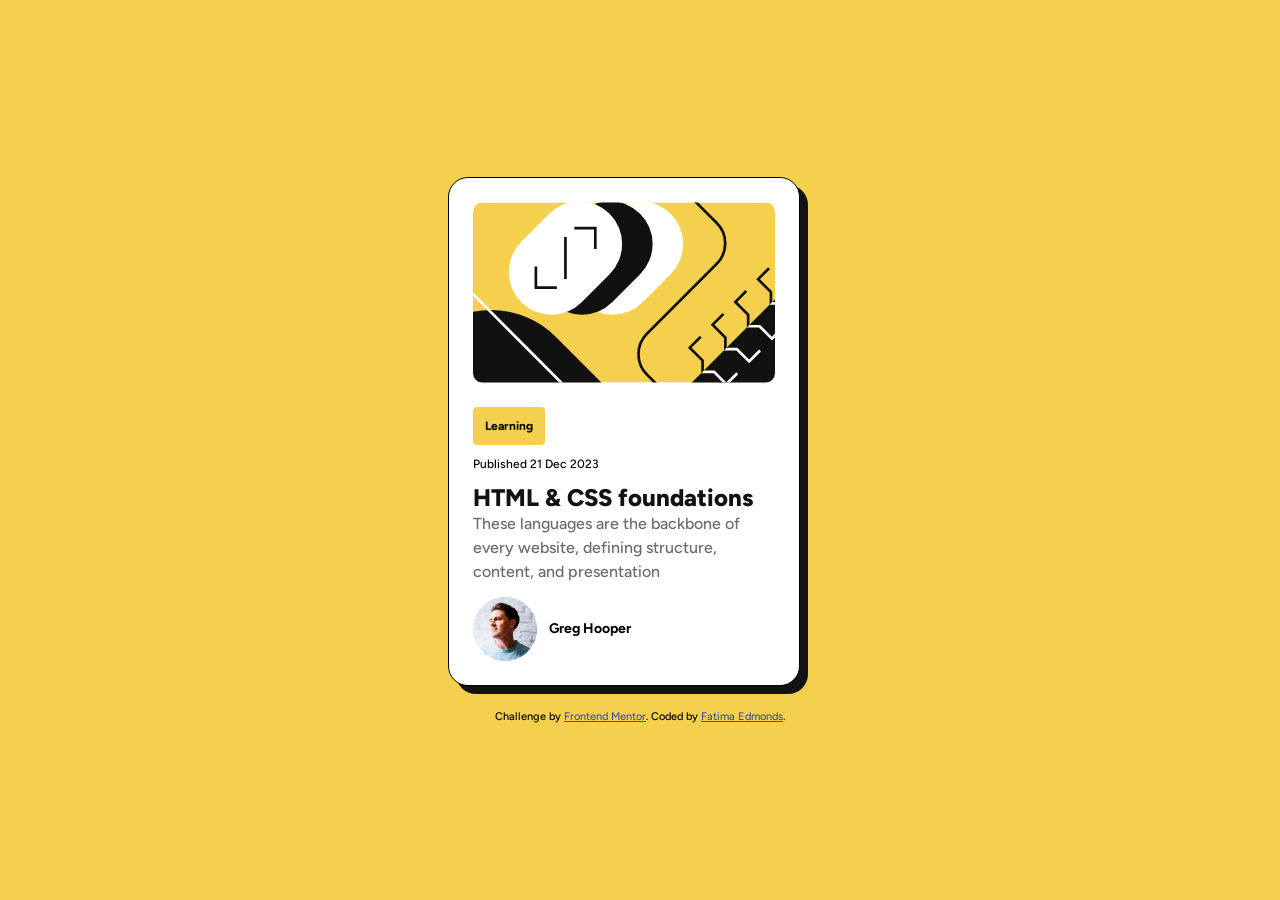
<file: blog-preview-card/index.html>
<!DOCTYPE html>
<html lang="en">
<head>
  <meta charset="UTF-8">
  <meta name="viewport" content="width=device-width, initial-scale=1.0"> <!-- displays site properly based on user's device -->
  <link rel="stylesheet" href="style.css">
  <link href="https://fonts.googleapis.com/css2?family=Figtree:wght@500;800&display=swap" rel="stylesheet">
  <link rel="icon" type="image/png" sizes="32x32" href="./assets/images/favicon-32x32.png">
  <link rel="preconnect" href="https://fonts.googleapis.com">
  <link rel="preconnect" href="https://fonts.gstatic.com" crossorigin>
  
  <title>Frontend Mentor | Blog preview card</title>

  <!-- Feel free to remove these styles or customise in your own stylesheet 👍 -->
  <style>
    .attribution { font-size: 0.6875rem; text-align: center; }
    .attribution a { color: hsl(228, 45%, 44%); }
  </style>
</head>

<body>
  <main>
    <article class="card">
      <img class="card-img" src="./assets/images/illustration-article.svg">
      <span class="tag">Learning</span>
      <p class="date">Published 21 Dec 2023</p>
      <h1>HTML &amp; CSS foundations</h1>
      <p class = "desc">These languages are the backbone of every website, defining structure, content, and presentation </p>
      <div class="author">
        <img src="./assets/images/image-avatar.webp">
        <span>Greg Hooper</span>
      </div>
    </article>
  </main>
  
  
  <footer class="attribution">
    Challenge by <a href="https://www.frontendmentor.io?ref=challenge">Frontend Mentor</a>. 
    Coded by <a href="#">Fatima Edmonds</a>.
  </footer>
</body>
</html>
</file>
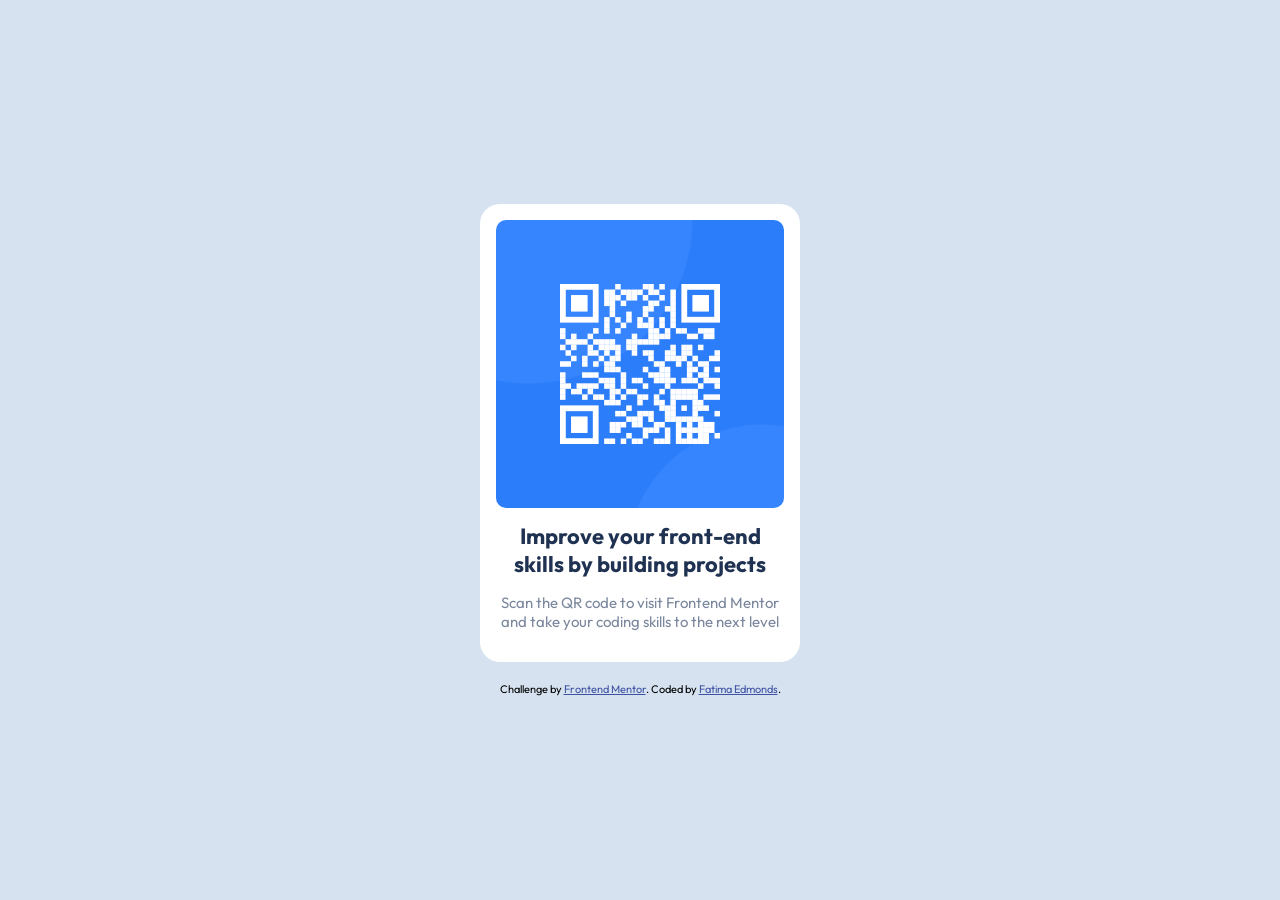
<file: qr-code-component/index.html>
<!DOCTYPE html>
<html lang="en">
<head>
  <meta charset="UTF-8">
  <meta name="viewport" content="width=device-width, initial-scale=1.0"> <!-- displays site properly based on user's device -->

  <link rel="icon" type="image/png" sizes="32x32" href="./images/favicon-32x32.png">
  
  <title>Frontend Mentor | QR code component</title>

  <!-- Feel free to remove these styles or customise in your own stylesheet 👍 -->
  <style>
    .attribution { font-size: 0.6875rem; text-align: center; }
    .attribution a { color: hsl(228, 45%, 44%); }
  </style>

<link rel="stylesheet" href="style.css">
<link href="https://fonts.googleapis.com/css2?family=Outfit:wght@400;700&display=swap" rel="stylesheet">

</head>
<body>
  <div class="qr-card">
    <img src="./images/image-qr-code.png" alt="QR code linking to Frontend Mentor">
    <h1>Improve your front-end skills by building projects</h1>
    <p>Scan the QR code to visit Frontend Mentor and take your coding skills to the next level</p>
  </div>
  <footer class="attribution">
    Challenge by <a href="https://www.frontendmentor.io?ref=challenge">Frontend Mentor</a>. 
    Coded by <a href="#">Fatima Edmonds</a>.
  </footer>
</body>
</html>
</file>
<file: blog-preview-card/style.css>
* {
    box-sizing: border-box;
    margin: 0;
    padding: 0;
}

body {
    height:100vh;
    display: flex;
    flex-direction: column;
    justify-content: center;
    align-items: center;
    gap: 24px;
    padding: 24px;
    background-color: #f4d04e;
    font-family: "Figtree", sans-serif;
    font-size: 16px;
    font-weight: 500;
    color: 121212;
}

.card {
    width: 384px;
    background-color: white;
    border: 1px solid black;
    border-radius: 20px;
    padding: 24px;
    box-shadow: 8px black;
    max-width: calc(100% - 32px);
    box-shadow: 8px 8px 0px hsl(0, 0%, 7%);
}

.card-img {
    display: block;
    width: 100%;
    border-radius: 10px;
    margin-bottom: 24px;
}

.tag {
    display: inline-block;
    background-color: #f4d04e;
    padding: 12px;
    border-radius: 4px;
    font-size: 12px;
    font-weight: 700;
    margin-bottom: 12px;
}

.date {
    font-size: 12px;
    margin-bottom: 12px;
}

.desc {
    font-size: 12px;
    margin-bottom: 12px;
    font-size: 16px;
font-weight: 500;
color: hsl(0, 0%, 42%);
line-height: 1.5;
}

.author {
    display: flex;
    align-items: center ;
    gap: 12px;
    font-size: 14px;
    font-weight: 700;
}

.card h1 {
  font-size: 24px;
  font-weight: 800;
  color: hsl(0, 0%, 7%);
}
</file>
<file: qr-code-component/style.css>
* {
  box-sizing: border-box;
}

body {
  background-color: hsl(212, 45%, 89%);
  display: flex;
  justify-content: center;
  align-items: center;
  min-height: 100vh;
  margin: 0;
  flex-direction: column;
  font-family: 'Outfit', sans-serif;
}

.qr-card {
  background-color: white;
  width: 320px;
  padding: 16px;
  border-radius: 20px;
  max-width: calc(100% - 32px);
}

.qr-card img {
  width: 100%;
  border-radius: 10px;
  display: block;
}

.qr-card h1 {
  text-align: center;
  font-size: 22px;
  font-weight: 700;
  color: hsl(218, 44%, 22%);
}

.attribution {
  margin-top: 20px;
}

.qr-card p {
  text-align: center;
  font-size: 15px;
  font-weight: 400;
  color: hsl(220, 15%, 55%);
}
</file>
